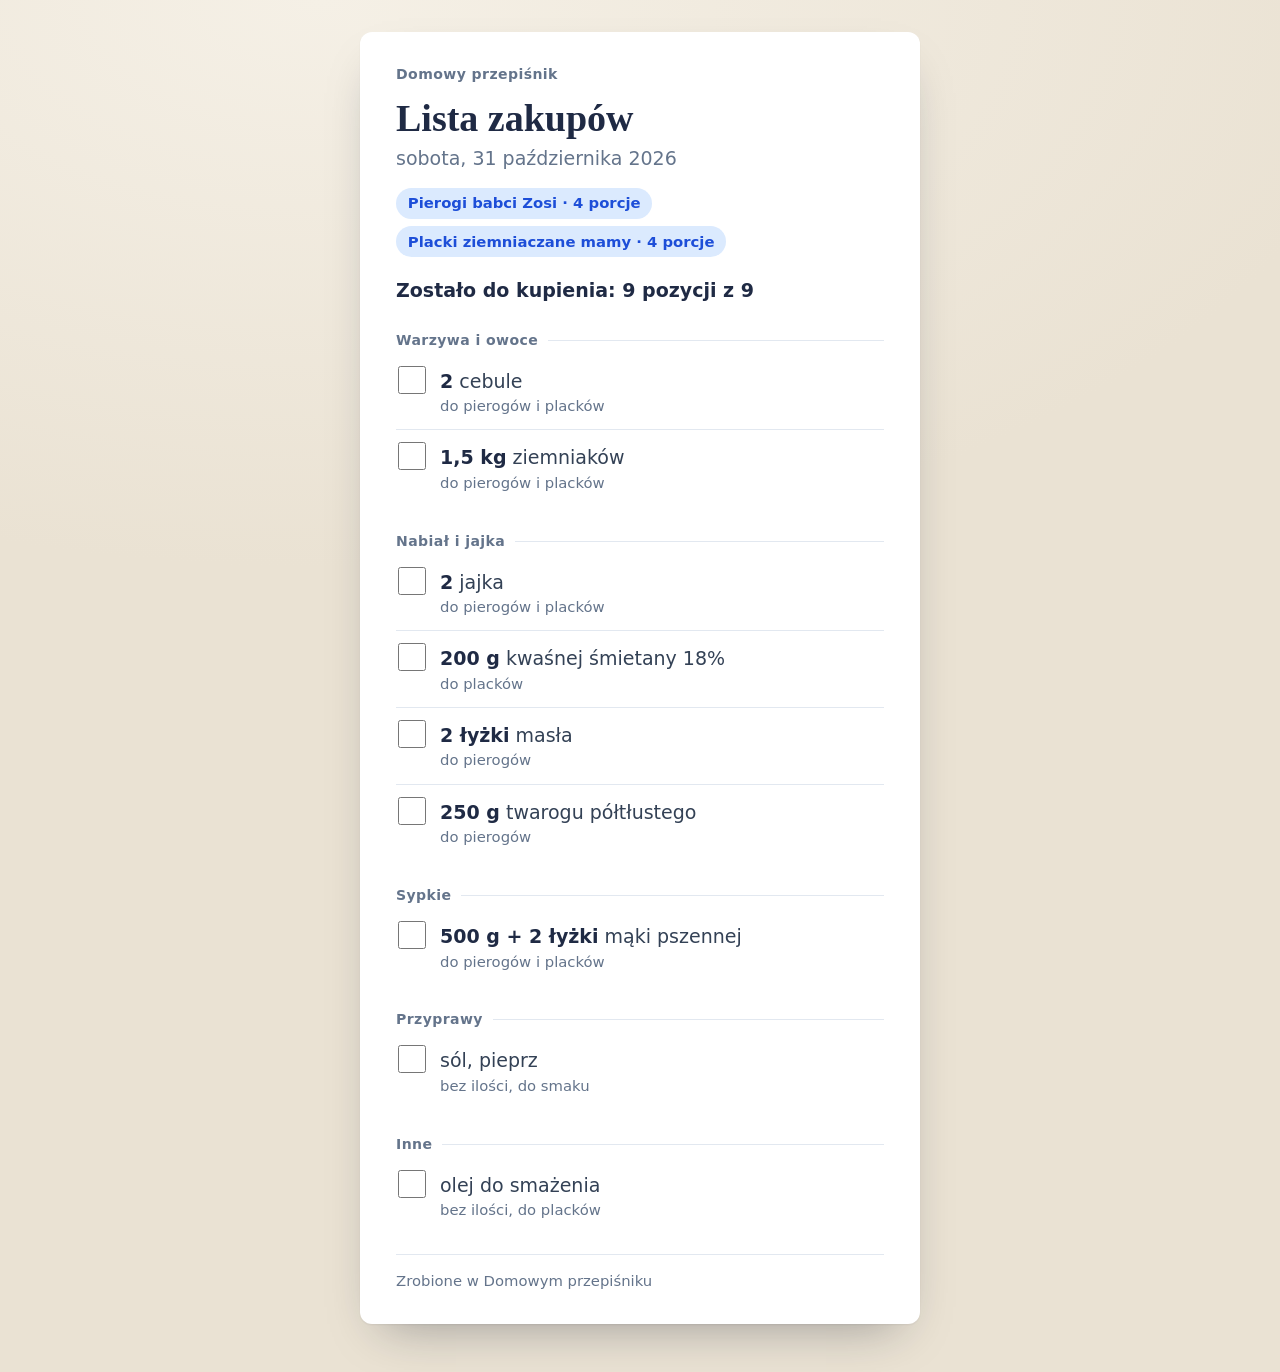
<file: etapy/gotowe/materialy-przyklad/zakupy-2026-10-31.html>
<!doctype html>
<html lang="pl">
<head>
  <meta charset="utf-8">
  <meta name="viewport" content="width=device-width, initial-scale=1">
  <title>Lista zakupów · 31 października 2026</title>
  <!--
    Domowy przepiśnik — lista zakupów (jeden plik: wygląd i działanie w środku, bez adresów z internetu).
    Zrobiona poleceniem /zakupy z materialy/przepisy.js: Pierogi babci Zosi i Placki ziemniaczane mamy, po 4 porcje.
    Te same składniki (ta sama nazwa) zsumowane, pozycje ułożone według działów sklepu.
  -->
  <style>
    :root {
      --tlo: #EAE2D3; --tlo-jasne: #F5F0E6; --granat: #1F2A44; --tekst: #334155; --szary: #64748B;
      --linia: #E2E8F0; --mgla: #DBEAFE; --niebieski: #1D4ED8; --zielony: #15803D;
      --kroj-tytul: Georgia, "Times New Roman", serif;
      --kroj-tekst: system-ui, -apple-system, "Segoe UI", Helvetica, Arial, sans-serif;
    }
    *, *::before, *::after { box-sizing: border-box; }
    html { -webkit-text-size-adjust: 100%; text-size-adjust: 100%; }
    body { margin: 0; min-height: 100vh; background: var(--tlo) radial-gradient(120% 90% at 25% 0%, var(--tlo-jasne), var(--tlo) 70%) fixed;
      color: var(--tekst); font: 400 19px/1.5 var(--kroj-tekst); }
    .kartka { max-width: 560px; margin: 16px; padding: 22px 20px 24px; border-radius: 12px; background: #fff;
      box-shadow: 0 1px 2px rgba(15, 23, 42, .06), 0 22px 48px -22px rgba(15, 23, 42, .38); }
    @media (min-width: 592px) { .kartka { margin: 32px auto 48px; padding: 32px 36px 32px; } }

    .gora { display: flex; justify-content: space-between; gap: 12px; margin: 0; color: var(--szary); font-size: .74em;
      font-weight: 600; letter-spacing: .03em; }
    h1 { margin: .35em 0 .1em; color: var(--granat); font: 700 2em/1.1 var(--kroj-tytul); }
    .data { margin: 0 0 .8em; color: var(--szary); }
    .przepisy { display: flex; flex-wrap: wrap; gap: .4em; margin: 0 0 1em; padding: 0; list-style: none; }
    .przepisy li { padding: .3em .8em; border-radius: 999px; background: var(--mgla); color: var(--niebieski);
      font-size: .78em; font-weight: 600; }
    .stan { margin: 0 0 .4em; color: var(--granat); font-weight: 600; }

    /* Dział sklepu: mały szary nagłówek z linią, jak rozdział w przepiśniku */
    .dzial { margin-top: 1.3em; }
    .dzial h2 { display: flex; align-items: center; gap: .7em; margin: 0 0 .2em; color: var(--szary); font-size: .74em;
      font-weight: 600; letter-spacing: .03em; }
    .dzial h2::after { content: ""; flex: 1; height: 1px; background: var(--linia); }
    .dzial ul { margin: 0; padding: 0; list-style: none; }

    /* Pozycja: duże pole do odhaczania i cały wiersz klikalny */
    .pozycja { display: flex; align-items: flex-start; gap: 14px; min-height: 56px; padding: 12px 2px;
      border-bottom: 1px solid var(--linia); cursor: pointer; -webkit-tap-highlight-color: transparent; }
    .dzial li:last-child .pozycja { border-bottom: 0; }
    .pozycja input { flex: none; width: 28px; height: 28px; margin: 0; accent-color: var(--zielony); cursor: pointer; }
    .pozycja__tekst { padding-top: 1px; }
    .ilosc { color: var(--granat); font-weight: 700; }
    .na-co { display: block; color: var(--szary); font-size: .78em; }
    .pozycja input:checked + .pozycja__tekst { color: var(--szary); text-decoration: line-through; }
    .pozycja input:checked + .pozycja__tekst .ilosc { color: var(--szary); }
    .pozycja input:focus-visible { outline: 3px solid var(--niebieski); outline-offset: 3px; }

    .stopka { display: flex; flex-wrap: wrap; align-items: center; justify-content: space-between; gap: 12px;
      margin-top: 1.4em; padding-top: 1em; border-top: 1px solid var(--linia); color: var(--szary); font-size: .78em; }
    .stopka button { min-height: 44px; padding: 0 1.1em; border: 1px solid rgba(31, 42, 68, .16); border-radius: 999px;
      background: #fff; color: var(--granat); font: 600 1em/1 var(--kroj-tekst); cursor: pointer; }
    .stopka button:focus-visible { outline: 3px solid var(--niebieski); outline-offset: 3px; }
    [hidden] { display: none !important; }

    @media print {
      body { background: #fff; font-size: 12pt; }
      .kartka { max-width: none; margin: 0; padding: 0; box-shadow: none; }
      .stan, .stopka button { display: none; }
      .przepisy li { -webkit-print-color-adjust: exact; print-color-adjust: exact; }
      .pozycja { min-height: 0; padding: 7px 2px; break-inside: avoid; }
    }
  </style>
</head>
<body>
  <main class="kartka">
    <p class="gora"><span>Domowy przepiśnik</span></p>
    <h1>Lista zakupów</h1>
    <p class="data">sobota, 31 października 2026</p>
    <ul class="przepisy" aria-label="Przepisy na tej liście">
      <li>Pierogi babci Zosi · 4 porcje</li>
      <li>Placki ziemniaczane mamy · 4 porcje</li>
    </ul>
    <p id="stan" class="stan" aria-live="polite" hidden></p>

    <section class="dzial" aria-labelledby="dzial-1">
      <h2 id="dzial-1">Warzywa i owoce</h2>
      <ul>
        <li><label class="pozycja"><input type="checkbox"><span class="pozycja__tekst"><span class="ilosc">2</span> cebule<span class="na-co">do pierogów i&nbsp;placków</span></span></label></li>
        <li><label class="pozycja"><input type="checkbox"><span class="pozycja__tekst"><span class="ilosc">1,5&nbsp;kg</span> ziemniaków<span class="na-co">do pierogów i&nbsp;placków</span></span></label></li>
      </ul>
    </section>

    <section class="dzial" aria-labelledby="dzial-2">
      <h2 id="dzial-2">Nabiał i jajka</h2>
      <ul>
        <li><label class="pozycja"><input type="checkbox"><span class="pozycja__tekst"><span class="ilosc">2</span> jajka<span class="na-co">do pierogów i&nbsp;placków</span></span></label></li>
        <li><label class="pozycja"><input type="checkbox"><span class="pozycja__tekst"><span class="ilosc">200&nbsp;g</span> kwaśnej śmietany 18%<span class="na-co">do placków</span></span></label></li>
        <li><label class="pozycja"><input type="checkbox"><span class="pozycja__tekst"><span class="ilosc">2&nbsp;łyżki</span> masła<span class="na-co">do pierogów</span></span></label></li>
        <li><label class="pozycja"><input type="checkbox"><span class="pozycja__tekst"><span class="ilosc">250&nbsp;g</span> twarogu półtłustego<span class="na-co">do pierogów</span></span></label></li>
      </ul>
    </section>

    <section class="dzial" aria-labelledby="dzial-3">
      <h2 id="dzial-3">Sypkie</h2>
      <ul>
        <li><label class="pozycja"><input type="checkbox"><span class="pozycja__tekst"><span class="ilosc">500&nbsp;g + 2&nbsp;łyżki</span> mąki pszennej<span class="na-co">do pierogów i&nbsp;placków</span></span></label></li>
      </ul>
    </section>

    <section class="dzial" aria-labelledby="dzial-4">
      <h2 id="dzial-4">Przyprawy</h2>
      <ul>
        <li><label class="pozycja"><input type="checkbox"><span class="pozycja__tekst">sól, pieprz<span class="na-co">bez ilości, do smaku</span></span></label></li>
      </ul>
    </section>

    <section class="dzial" aria-labelledby="dzial-5">
      <h2 id="dzial-5">Inne</h2>
      <ul>
        <li><label class="pozycja"><input type="checkbox"><span class="pozycja__tekst">olej do smażenia<span class="na-co">bez ilości, do placków</span></span></label></li>
      </ul>
    </section>

    <div class="stopka">
      <span>Zrobione w&nbsp;Domowym przepiśniku</span>
      <button type="button" id="odznacz" hidden>Odznacz wszystko</button>
    </div>
  </main>

  <script>
    // Licznik „Zostało do kupienia” i zapamiętanie odhaczonych pozycji w tej przeglądarce (jeśli pozwala).
    (function () {
      "use strict";
      var KLUCZ = "przepisnik-zakupy-2026-10-31-0900";
      var pola = Array.prototype.slice.call(document.querySelectorAll(".pozycja input"));
      var stan = document.getElementById("stan");
      var odznacz = document.getElementById("odznacz");

      // 1 pozycja, 2 pozycje, 5 pozycji
      function pozycji(n) {
        if (n === 1) return "pozycja";
        var j = n % 10, d = n % 100;
        return j >= 2 && j <= 4 && (d < 12 || d > 14) ? "pozycje" : "pozycji";
      }

      function pokazStan() {
        var zostalo = pola.filter(function (p) { return !p.checked; }).length;
        stan.textContent = zostalo === 0 ? "Wszystko kupione!" :
          "Zostało do kupienia: " + zostalo + " " + pozycji(zostalo) + " z " + pola.length;
        stan.hidden = false;
        odznacz.hidden = zostalo === pola.length;
      }

      function zapisz() {
        try {
          localStorage.setItem(KLUCZ, JSON.stringify(pola.map(function (p) { return p.checked; })));
        } catch (e) { /* bez zapamiętania */ }
      }

      try {
        var zapisane = JSON.parse(localStorage.getItem(KLUCZ) || "[]");
        pola.forEach(function (p, i) { p.checked = zapisane[i] === true; });
      } catch (e) { /* zaczynamy od pustej listy */ }

      pola.forEach(function (p) {
        p.addEventListener("change", function () { zapisz(); pokazStan(); });
      });
      odznacz.addEventListener("click", function () {
        pola.forEach(function (p) { p.checked = false; });
        zapisz();
        pokazStan();
      });
      pokazStan();
    })();
  </script>
</body>
</html>
</file>
